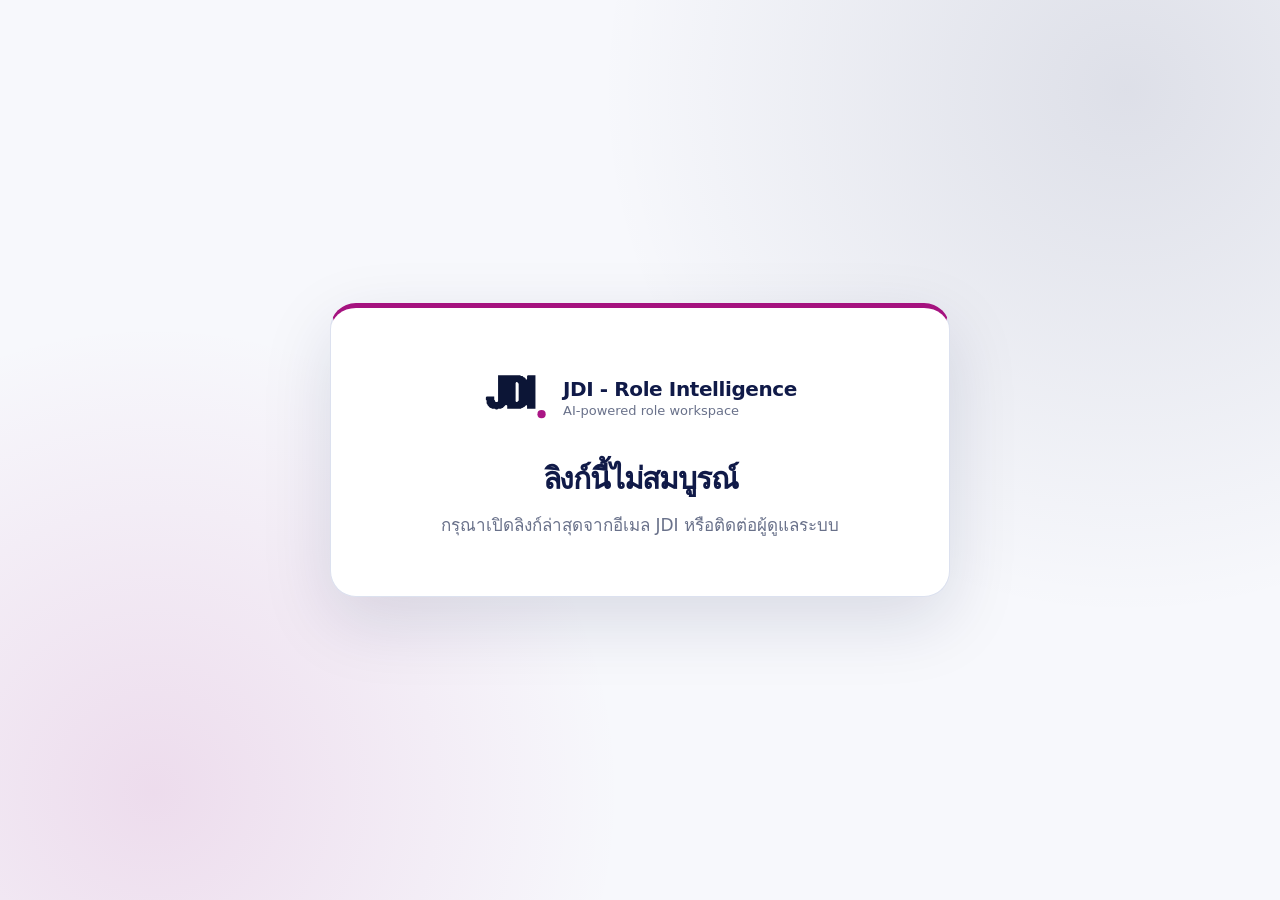
<file: launch.html>
<!doctype html>
<html lang="th">
<head>
  <meta charset="utf-8">
  <meta name="viewport" content="width=device-width, initial-scale=1">
  <meta name="mobile-web-app-capable" content="yes">
  <meta name="apple-mobile-web-app-capable" content="yes">
  <meta name="apple-mobile-web-app-title" content="JDI">
  <meta name="apple-mobile-web-app-status-bar-style" content="default">
  <meta name="robots" content="noindex,nofollow,noarchive">
  <meta name="referrer" content="no-referrer">
  <meta name="theme-color" content="#101A48">
  <meta http-equiv="Content-Security-Policy" content="default-src 'none'; img-src 'self'; manifest-src 'self'; style-src 'unsafe-inline'; script-src 'unsafe-inline'; base-uri 'none'; form-action 'none'; frame-ancestors 'none'">
  <title>กำลังเปิดพื้นที่ทำงาน... | JDI - Role Intelligence</title>
  <link rel="icon" href="favicon.svg?v=5.0" type="image/svg+xml">
  <link rel="icon" href="favicon-32x32.png?v=5.0" type="image/png" sizes="32x32">
  <link rel="apple-touch-icon" href="apple-touch-icon.png?v=5.0" sizes="180x180">
  <link rel="manifest" href="site.webmanifest?v=5.0">
  <style>
    :root {
      color-scheme: light;
      --navy: #101a48;
      --pink: #a5127f;
      --paper: #fff;
      --muted: #69718a;
      --line: #dce1ef;
    }
    * { box-sizing: border-box; }
    body {
      margin: 0;
      min-height: 100vh;
      display: grid;
      place-items: center;
      padding: 24px;
      color: var(--navy);
      background:
        radial-gradient(circle at 12% 88%, rgba(165, 18, 127, .12), transparent 34%),
        radial-gradient(circle at 88% 10%, rgba(16, 26, 72, .11), transparent 38%),
        #f7f8fc;
      font-family: "IBM Plex Sans Thai", "Noto Sans Thai", system-ui, sans-serif;
    }
    main {
      width: min(620px, 100%);
      padding: clamp(32px, 6vw, 56px);
      border: 1px solid var(--line);
      border-top: 5px solid var(--pink);
      border-radius: 26px;
      background: var(--paper);
      box-shadow: 0 24px 70px rgba(16, 26, 72, .13);
      text-align: center;
    }
    .brand {
      display: inline-flex;
      align-items: center;
      gap: 14px;
      margin-bottom: 32px;
      text-align: left;
    }
    .brand img { width: 66px; height: 66px; }
    .brand strong { display: block; font-size: 20px; letter-spacing: -.02em; }
    .brand span { display: block; margin-top: 2px; color: var(--muted); font-size: 13px; }
    .loader {
      width: 52px;
      height: 52px;
      margin: 0 auto 24px;
      border: 5px solid #e8eaf3;
      border-top-color: var(--pink);
      border-radius: 50%;
      animation: spin .8s linear infinite;
    }
    h1 { margin: 0; font-size: clamp(30px, 6vw, 44px); line-height: 1.15; letter-spacing: -.04em; }
    p { margin: 14px auto 0; max-width: 440px; color: var(--muted); font-size: 17px; line-height: 1.7; }
    a {
      display: inline-flex;
      justify-content: center;
      margin-top: 28px;
      padding: 14px 22px;
      border-radius: 12px;
      color: #fff;
      background: var(--pink);
      font-weight: 700;
      text-decoration: none;
    }
    [hidden] { display: none !important; }
    .error .loader { display: none; }
    .error h1 { font-size: 30px; }
    @keyframes spin { to { transform: rotate(360deg); } }
    @media (prefers-reduced-motion: reduce) { .loader { animation-duration: 1.8s; } }
  </style>
</head>
<body>
  <main id="launcher">
    <div class="brand">
      <img src="favicon.svg?v=4.2" alt="JDI">
      <div><strong>JDI - Role Intelligence</strong><span>AI-powered role workspace</span></div>
    </div>
    <div class="loader" aria-hidden="true"></div>
    <h1 id="title">กำลังเปิดพื้นที่ทำงาน...</h1>
    <p id="message">ระบบกำลังพาคุณไปยังพื้นที่ทำงานที่ปลอดภัย กรุณารอสักครู่</p>
    <a id="fallback" href="#" hidden>เปิดพื้นที่ทำงาน</a>
  </main>
  <script>
    (function () {
      'use strict';

      var params = new URLSearchParams(window.location.search);
      var deploymentId = String(params.get('d') || '').trim();
      var mode = String(params.get('mode') || '').trim();
      var email = String(params.get('email') || '').trim();
      var validDeployment = /^[A-Za-z0-9_-]{20,200}$/.test(deploymentId);
      var validMode = !mode || /^(setup|login)$/.test(mode);
      var validEmail = !email || /^[^\s@]+@[^\s@]+\.[^\s@]+$/.test(email);

      if (!validDeployment || !validMode || !validEmail) {
        showError();
        return;
      }

      var target = new URL('https://script.google.com/macros/s/' + deploymentId + '/exec');
      if (mode) target.searchParams.set('mode', mode);
      if (email) target.searchParams.set('email', email);

      var fallback = document.getElementById('fallback');
      fallback.href = target.toString();
      fallback.hidden = false;

      window.setTimeout(function () {
        window.location.replace(target.toString());
      }, 180);

      function showError() {
        var launcher = document.getElementById('launcher');
        launcher.classList.add('error');
        document.getElementById('title').textContent = 'ลิงก์นี้ไม่สมบูรณ์';
        document.getElementById('message').textContent = 'กรุณาเปิดลิงก์ล่าสุดจากอีเมล JDI หรือติดต่อผู้ดูแลระบบ';
        document.getElementById('fallback').hidden = true;
      }
    }());
  </script>
</body>
</html>
</file>
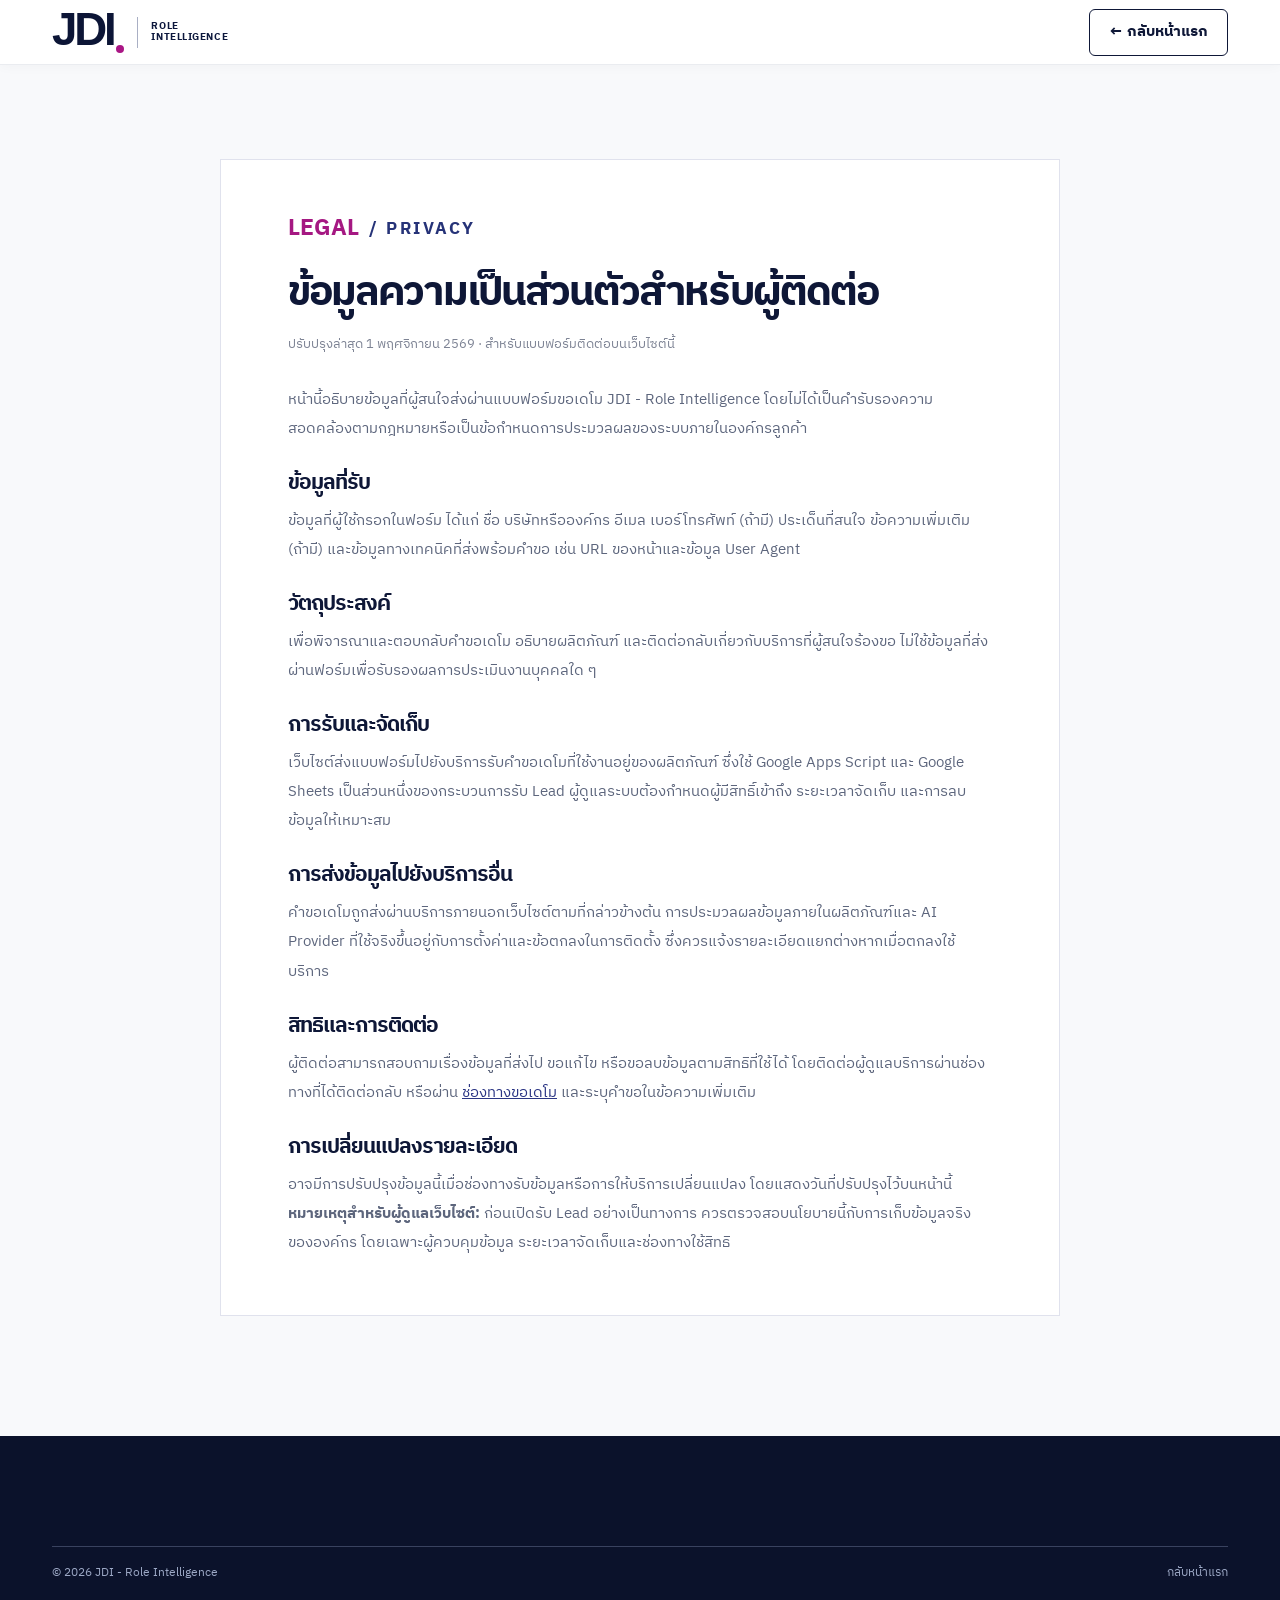
<file: privacy.html>
<!doctype html>
<html lang="th">
<head>
  <meta charset="utf-8">
  <meta name="viewport" content="width=device-width, initial-scale=1">
  <meta name="mobile-web-app-capable" content="yes">
  <meta name="apple-mobile-web-app-capable" content="yes">
  <meta name="apple-mobile-web-app-title" content="JDI">
  <meta name="apple-mobile-web-app-status-bar-style" content="default">
  <meta name="theme-color" content="#071A52">
  <meta name="description" content="ข้อมูลความเป็นส่วนตัวสำหรับผู้ติดต่อ JDI - Role Intelligence">
  <title>ข้อมูลความเป็นส่วนตัวสำหรับผู้ติดต่อ | JDI - Role Intelligence</title>
  <link rel="icon" type="image/svg+xml" href="favicon.svg?v=5.0">
  <link rel="icon" type="image/png" href="favicon-32x32.png?v=5.0" sizes="32x32">
  <link rel="apple-touch-icon" href="apple-touch-icon.png?v=5.0" sizes="180x180">
  <link rel="manifest" href="site.webmanifest?v=5.0">
  <link rel="preconnect" href="https://fonts.googleapis.com">
  <link rel="preconnect" href="https://fonts.gstatic.com" crossorigin>
  <link href="https://fonts.googleapis.com/css2?family=IBM+Plex+Sans+Thai:wght@400;500;600;700&display=swap" rel="stylesheet">
  <link rel="stylesheet" href="styles.css?v=4.2">
  <script defer src="script.js"></script>
</head>
<body>
  <header class="site-header"><div class="container header-inner"><a href="index.html" class="brand"><span class="brand-name">JDI<span class="brand-dot">.</span></span><span class="brand-divider"></span><span class="brand-tag">ROLE<br>INTELLIGENCE</span></a><a class="btn btn-outline-ink" href="index.html">← กลับหน้าแรก</a></div></header>
  <main class="legal-page"><div class="container"><article class="legal-content">
    <div class="section-id"><span>LEGAL</span> / PRIVACY</div>
    <h1>ข้อมูลความเป็นส่วนตัวสำหรับผู้ติดต่อ</h1>
    <p class="updated">ปรับปรุงล่าสุด 1 พฤศจิกายน 2569 · สำหรับแบบฟอร์มติดต่อบนเว็บไซต์นี้</p>
    <p>หน้านี้อธิบายข้อมูลที่ผู้สนใจส่งผ่านแบบฟอร์มขอเดโม JDI - Role Intelligence โดยไม่ได้เป็นคำรับรองความสอดคล้องตามกฎหมายหรือเป็นข้อกำหนดการประมวลผลของระบบภายในองค์กรลูกค้า</p>
    <h2>ข้อมูลที่รับ</h2><p>ข้อมูลที่ผู้ใช้กรอกในฟอร์ม ได้แก่ ชื่อ บริษัทหรือองค์กร อีเมล เบอร์โทรศัพท์ (ถ้ามี) ประเด็นที่สนใจ ข้อความเพิ่มเติม (ถ้ามี) และข้อมูลทางเทคนิคที่ส่งพร้อมคำขอ เช่น URL ของหน้าและข้อมูล User Agent</p>
    <h2>วัตถุประสงค์</h2><p>เพื่อพิจารณาและตอบกลับคำขอเดโม อธิบายผลิตภัณฑ์ และติดต่อกลับเกี่ยวกับบริการที่ผู้สนใจร้องขอ ไม่ใช้ข้อมูลที่ส่งผ่านฟอร์มเพื่อรับรองผลการประเมินงานบุคคลใด ๆ</p>
    <h2>การรับและจัดเก็บ</h2><p>เว็บไซต์ส่งแบบฟอร์มไปยังบริการรับคำขอเดโมที่ใช้งานอยู่ของผลิตภัณฑ์ ซึ่งใช้ Google Apps Script และ Google Sheets เป็นส่วนหนึ่งของกระบวนการรับ Lead ผู้ดูแลระบบต้องกำหนดผู้มีสิทธิ์เข้าถึง ระยะเวลาจัดเก็บ และการลบข้อมูลให้เหมาะสม</p>
    <h2>การส่งข้อมูลไปยังบริการอื่น</h2><p>คำขอเดโมถูกส่งผ่านบริการภายนอกเว็บไซต์ตามที่กล่าวข้างต้น การประมวลผลข้อมูลภายในผลิตภัณฑ์และ AI Provider ที่ใช้จริงขึ้นอยู่กับการตั้งค่าและข้อตกลงในการติดตั้ง ซึ่งควรแจ้งรายละเอียดแยกต่างหากเมื่อตกลงใช้บริการ</p>
    <h2>สิทธิและการติดต่อ</h2><p>ผู้ติดต่อสามารถสอบถามเรื่องข้อมูลที่ส่งไป ขอแก้ไข หรือขอลบข้อมูลตามสิทธิที่ใช้ได้ โดยติดต่อผู้ดูแลบริการผ่านช่องทางที่ได้ติดต่อกลับ หรือผ่าน <a href="index.html#contact">ช่องทางขอเดโม</a> และระบุคำขอในข้อความเพิ่มเติม</p>
    <h2>การเปลี่ยนแปลงรายละเอียด</h2><p>อาจมีการปรับปรุงข้อมูลนี้เมื่อช่องทางรับข้อมูลหรือการให้บริการเปลี่ยนแปลง โดยแสดงวันที่ปรับปรุงไว้บนหน้านี้</p>
    <p><strong>หมายเหตุสำหรับผู้ดูแลเว็บไซต์:</strong> ก่อนเปิดรับ Lead อย่างเป็นทางการ ควรตรวจสอบนโยบายนี้กับการเก็บข้อมูลจริงขององค์กร โดยเฉพาะผู้ควบคุมข้อมูล ระยะเวลาจัดเก็บและช่องทางใช้สิทธิ</p>
  </article></div></main>
  <footer class="site-footer"><div class="container footer-bottom"><span>© <span id="currentYear">2026</span> JDI - Role Intelligence</span><a href="index.html">กลับหน้าแรก</a></div></footer>
</body>
</html>
</file>
<file: styles.css>
:root{--navy:#111c43;--indigo:#303c92;--indigo-dark:#202c7d;--blue:#2448aa;--ink:#101831;--muted:#61677a;--paper:#f5f5f1;--white:#fff;--pink:#ff4c96;--gold:#ffc72c;--line:#dce0e9;--max:1320px}
*,*::before,*::after{box-sizing:border-box}
html{scroll-behavior:smooth;scroll-padding-top:88px}
body{margin:0;background:var(--paper);color:var(--ink);font:400 16px/1.8 'IBM Plex Sans Thai','Noto Sans Thai',system-ui,sans-serif;overflow-x:hidden}
button,input,select,textarea{font:inherit}a{color:inherit;text-decoration:none}button{cursor:pointer}button:disabled{cursor:not-allowed}img{display:block;max-width:100%}h1,h2,h3,p{margin:0}h1,h2,h3{line-height:1.24;letter-spacing:-.047em}p{line-height:1.9}::selection{background:var(--pink);color:#fff}[hidden]{display:none!important}
a:focus-visible,button:focus-visible,input:focus-visible,textarea:focus-visible,select:focus-visible,summary:focus-visible{outline:3px solid var(--pink);outline-offset:4px}
.container{width:min(var(--max),calc(100% - 104px));margin-inline:auto}.container-fluid{width:min(1480px,calc(100% - 80px));margin-inline:auto}.section{padding:118px 0}.section-id{display:flex;align-items:center;gap:10px;font-family:'Barlow Condensed','IBM Plex Sans Thai',sans-serif;font-weight:800;font-size:1.05rem;line-height:1;letter-spacing:.15em;color:var(--indigo);margin-bottom:27px;text-transform:uppercase}.section-id>span{color:var(--pink);font-size:1.42rem;letter-spacing:0}.section-id-light{color:#d7daf0}.section-id-light>span{color:var(--pink)}em{font-style:normal;color:var(--pink)}.skip-link{position:fixed;left:16px;top:-80px;background:#fff;padding:12px 20px;z-index:300}.skip-link:focus{top:8px}
.btn{border:1px solid transparent;min-height:47px;padding:12px 19px;display:inline-flex;align-items:center;justify-content:center;gap:26px;font-size:.91rem;font-weight:700;line-height:1.3;border-radius:2px;transition:transform .23s,background .23s,color .23s,box-shadow .23s;white-space:normal;text-align:center}.btn>span{font-size:1.2rem}.btn:hover{transform:translateY(-3px)}.btn-pink{background:var(--pink);color:#fff}.btn-pink:hover{background:#ed2778;box-shadow:6px 7px 0 rgba(17,28,67,.18)}.btn-large{min-height:55px;padding:13px 25px}.btn-ghost-light{border-color:rgba(255,255,255,.52);color:#fff;background:transparent}.btn-ghost-light:hover{background:rgba(255,255,255,.1)}.btn-outline-ink{border:1px solid var(--ink);background:transparent;color:var(--ink)}.btn-outline-ink:hover{background:var(--ink);color:#fff}
/* Navigation & exact wordmark: a single, unbreakable JDI span (no duplicated DI). */
.scroll-meter{height:3px;width:0;position:fixed;top:0;left:0;background:var(--pink);z-index:120;pointer-events:none;transform-origin:left}
.site-header{height:82px;position:sticky;top:0;z-index:110;background:#fff;border-bottom:1px solid #eaecf0;transition:height .25s,box-shadow .25s}.site-header.is-scrolled{box-shadow:0 8px 23px rgba(18,30,62,.08)}.header-inner{height:100%;display:flex;align-items:center;justify-content:space-between;gap:22px}
.brand{display:inline-flex;align-items:center;gap:15px;flex:0 0 auto;white-space:nowrap;color:var(--navy);line-height:1}.brand-name{display:inline-block;font-family:'Barlow Condensed','Arial Narrow',Impact,sans-serif;font-size:3rem;font-weight:900;letter-spacing:-.065em;line-height:.8;white-space:nowrap}.brand-dot{color:var(--pink);letter-spacing:0}.brand-divider{height:34px;width:1px;background:#a4adbf}.brand-tag{font-size:.65rem;letter-spacing:.10em;font-weight:700;line-height:1.18}.site-nav{display:flex;align-items:center;gap:27px}.site-nav>a{font-size:.85rem;font-weight:600;position:relative;white-space:nowrap}.site-nav>a:after{content:'';position:absolute;left:0;right:100%;bottom:-6px;height:2px;background:var(--pink);transition:right .25s}.site-nav>a:hover::after{right:0}.nav-action{font-size:.86rem;margin-left:7px}.menu-toggle{display:none;width:44px;height:44px;background:#fff;border:1px solid var(--line);padding:11px;flex-direction:column;justify-content:center;gap:5px}.menu-toggle span{display:block;height:2px;width:100%;background:var(--navy)}
/* Hero: split editorial photography, not a fake dashboard */
.hero{background:var(--indigo);color:#fff;overflow:hidden}.hero-grid{min-height:715px;display:grid;grid-template-columns:51% 49%;max-width:1750px;margin-inline:auto}.hero-copy{padding:66px clamp(28px,4.1vw,90px) 38px max(52px,calc((100vw - 1320px)/2));display:flex;flex-direction:column;justify-content:center;position:relative;z-index:2}.hero-copy:after{position:absolute;content:'';inset:0;background:repeating-linear-gradient(90deg,transparent 0,transparent calc(33.333% - 1px),rgba(255,255,255,.065) calc(33.333% - 1px),rgba(255,255,255,.065) 33.333%);pointer-events:none;z-index:-1}.hero-stamp{font-family:'Barlow Condensed',sans-serif;font-weight:700;font-size:.88rem;letter-spacing:.21em;display:flex;align-items:center;gap:13px;color:#cfd7ff}.stamp-line{height:2px;width:32px;background:var(--gold)}.stamp-issue{margin-left:auto;opacity:.7;font-size:.75rem}.hero-sup{font-family:'Barlow Condensed',Impact,sans-serif;font-weight:800;letter-spacing:.07em;line-height:.95;font-size:clamp(2.6rem,3.75vw,4.25rem);margin:37px 0 22px;color:#f7f8ff}.hero h1{font-size:clamp(3rem,4.5vw,5.0rem);font-weight:700;line-height:1.15;letter-spacing:-.052em;max-width:750px}.hero h1 span{color:var(--gold)}.hero-lead{margin-top:24px;font-size:1.04rem;line-height:1.83;max-width:590px}.hero-lead strong{font-weight:700;color:#fff}.hero-sub{margin-top:12px;color:#d9dff5;font-size:.9rem;line-height:1.85;max-width:570px}.hero-actions{display:flex;gap:12px;flex-wrap:wrap;margin:31px 0 30px}.hero-bottom{border-top:1px solid rgba(255,255,255,.24);padding-top:18px;display:flex;flex-wrap:wrap;align-items:center;gap:11px;color:#e0e6ff;font-family:'Barlow Condensed',sans-serif;font-weight:700;font-size:.85rem;letter-spacing:.08em}.hero-bottom i{display:block;width:3px;height:3px;border-radius:50%;background:var(--gold)}
.hero-art{position:relative;min-height:715px;background:#171c2c;overflow:hidden}.hero-photo{width:100%;height:100%;position:absolute;inset:0;object-fit:cover;object-position:52% center;filter:grayscale(100%) contrast(1.08);animation:photoZoom 18s ease-in-out infinite alternate}.hero-photo-shade{position:absolute;inset:0;background:linear-gradient(90deg,rgba(23,24,62,.3),transparent 42%),linear-gradient(0deg,rgba(11,16,44,.84),transparent 58%)}.hero-art-caption{position:absolute;right:clamp(24px,3vw,68px);bottom:46px;display:flex;align-items:flex-start;gap:14px;line-height:.86;text-align:right;font-family:'Barlow Condensed',Impact,sans-serif;font-size:clamp(3.5rem,6.5vw,7rem);font-weight:900;letter-spacing:-.02em;text-shadow:0 2px 10px rgba(0,0,0,.2)}.art-caption-number{font-size:1.15rem;letter-spacing:.06em;color:var(--pink);margin-top:7px}.caption-dot{color:var(--pink)}.hero-right-rail{position:absolute;right:14px;top:36px;writing-mode:vertical-rl;letter-spacing:.2em;font-family:'Barlow Condensed',sans-serif;font-size:.7rem;font-weight:800;color:#fff;opacity:.9}.hero-photo-credit{position:absolute;left:22px;bottom:15px;color:#d4d8e7;font-size:.65rem}.hero-edge{height:46px;background:#101a42;display:flex;align-items:center;justify-content:space-between;padding:0 max(30px,calc((100vw - 1320px)/2));font-size:.7rem;letter-spacing:.16em;font-family:'Barlow Condensed',sans-serif;font-weight:700;color:#cfd6f3}@keyframes photoZoom{from{transform:scale(1.01)}to{transform:scale(1.08)}}
.marquee{background:var(--pink);color:#fff;overflow:hidden;height:53px;display:flex;align-items:center}.marquee-track{display:flex;gap:26px;align-items:center;width:max-content;animation:marquee 31s linear infinite;white-space:nowrap;font-family:'Barlow Condensed',Impact,sans-serif;font-size:1.42rem;font-weight:800;letter-spacing:.1em}.marquee-track b{font-size:1.05rem;color:var(--navy)}@keyframes marquee{to{transform:translateX(-50%)}}
/* Editorial pain story */
.pain-section{background:var(--paper)}.pain-layout{display:grid;grid-template-columns:.83fr 1.17fr;gap:8vw}.pain-intro{position:sticky;top:132px;align-self:start}.pain-intro h2,.workflow-head h2,.product-header h2,.audience-head h2,.faq-layout h2{font-size:clamp(2.65rem,4vw,4.45rem);font-weight:700;line-height:1.21}.pain-intro p{font-size:1.02rem;color:#5d6275;margin-top:22px;max-width:505px}.pain-side-note{margin-top:60px;display:flex;gap:19px;align-items:start;border-top:1px solid #bfc5d2;padding-top:23px;color:#68718c;font-size:.87rem;line-height:1.6}.note-arrow{font-family:'Barlow Condensed',sans-serif;color:var(--pink);font-size:2.2rem;line-height:.9}.pain-list{border-top:1px solid #ccd0db}.pain-row{padding:31px 0;display:grid;grid-template-columns:63px 1fr 28px;gap:17px;align-items:start;border-bottom:1px solid #ccd0db}.pain-row h3{font-size:clamp(1.25rem,2vw,1.9rem);font-weight:700;margin-bottom:8px}.pain-row p{font-size:.91rem;color:var(--muted);line-height:1.8;max-width:580px}.pain-num{font-family:'Barlow Condensed',sans-serif;font-weight:800;color:var(--pink);font-size:1.4rem;line-height:1.25}.pain-arrow{font-size:1.6rem;color:#adb7c6;transition:transform .25s,color .25s}.pain-row:hover .pain-arrow{transform:translate(3px,3px);color:var(--pink)}.pain-row-highlight{background:#fff1f7;padding:27px 17px 28px 0;border-bottom:0}.pain-row-highlight h3{color:#d52b6e}
/* Human scene and performance logic */
.impact-section{display:grid;grid-template-columns:50% 50%;min-height:660px;background:#283685;color:#fff}.impact-image{background:#e9eaf0;position:relative;min-height:660px;display:flex;align-items:center;justify-content:center;overflow:hidden}.impact-image:before{content:'';position:absolute;width:70%;height:77%;border:33px solid #27368b;transform:rotate(-9deg);left:5%;top:8%;z-index:0}.impact-image:after{content:'';position:absolute;right:-30px;bottom:60px;width:250px;height:28px;background:var(--pink);transform:rotate(-16deg)}.impact-image img{width:82%;height:55%;object-fit:cover;object-position:center;filter:grayscale(100%) contrast(1.1);position:relative;z-index:1;box-shadow:18px 20px 0 rgba(37,52,122,.15)}.impact-photo-label{position:absolute;z-index:2;right:7%;top:32px;font-family:'Barlow Condensed',sans-serif;color:#273688;font-size:2rem;font-weight:900;letter-spacing:.02em;line-height:.9;text-align:right}.impact-copy{padding:82px 7vw 74px 6vw;display:flex;flex-direction:column;justify-content:center}.impact-copy h2{font-size:clamp(2.5rem,3.55vw,4.3rem);line-height:1.22}.impact-copy h2 em{color:var(--gold)}.impact-copy>p{max-width:635px;margin-top:24px;color:#e3e7fb;font-size:1rem}.impact-chain{display:flex;align-items:center;gap:10px;flex-wrap:wrap;margin-top:29px;border-top:1px solid rgba(255,255,255,.27);padding-top:20px}.impact-chain span{font-family:'Barlow Condensed',sans-serif;font-weight:800;font-size:1.45rem;letter-spacing:.04em}.impact-chain b{color:var(--pink);font-size:1.2rem}.impact-copy>small{margin-top:14px;color:#c4cef1;font-size:.72rem;line-height:1.7}
/* Digital JD data as an asset, with an intentionally conceptual diagram */
.database-section{background:#fff}.database-top{display:grid;grid-template-columns:1.1fr .7fr;gap:70px;align-items:end;margin-bottom:47px}.database-top h2{font-size:clamp(2.6rem,4.3vw,4.7rem);line-height:1.17}.db-description p{font-size:1rem;color:#525c73;line-height:1.9}.db-description strong{color:var(--navy)}.inline-link{display:inline-flex;align-items:center;gap:40px;border-bottom:1px solid var(--indigo);color:var(--indigo);padding-bottom:8px;margin-top:18px;font-weight:700;font-size:.9rem}.db-compare{display:grid;grid-template-columns:1fr 52px 1fr;align-items:stretch}.compare-side{min-width:0;min-height:510px;padding:28px 32px 25px;display:flex;flex-direction:column}.compare-before{background:#eeeef1;border:1px solid #e1e1e5}.compare-after{background:var(--indigo);color:#fff;border:1px solid var(--indigo)}.compare-top{display:flex;align-items:center;justify-content:space-between;gap:15px;font-family:'Barlow Condensed',sans-serif;font-size:.94rem;font-weight:800;letter-spacing:.1em}.compare-top span{font-size:1.16rem}.compare-before .compare-top span{color:#737a8b}.compare-after .compare-top span{color:var(--gold)}.compare-top b{font-weight:600;font-size:.81rem}.compare-side h3{font-size:1.7rem;margin:18px 0 14px}.compare-side>p{margin-top:auto;font-size:.86rem;line-height:1.7}.compare-before>p{color:#707589}.compare-after>p{color:#d7e0fc}.compare-chevron{align-self:center;text-align:center;color:var(--pink);font-size:2.5rem;font-family:'Barlow Condensed',sans-serif;font-weight:800}.document-stack{position:relative;height:260px;max-width:440px;flex:1}.doc{position:absolute;background:#fff;border:1px solid #c5c9d6;box-shadow:0 11px 30px rgba(32,36,66,.1);padding:14px 16px;width:60%;height:190px;display:flex;flex-direction:column;gap:11px}.doc b{font-family:'Barlow Condensed',sans-serif;font-size:1.2rem;color:#333b5e}.doc small{font-size:.58rem;color:#9aa1b3}.doc i{display:block;width:90%;height:5px;background:#e5e7ed}.doc i:last-child{width:58%}.doc-a{left:11%;top:20px;transform:rotate(-9deg)}.doc-b{left:28%;top:35px;transform:rotate(7deg)}.doc-c{left:20%;top:59px;transform:rotate(0)}.data-table{border:1px solid rgba(255,255,255,.45);background:#fff;color:var(--navy);margin:19px auto 25px;width:min(100%,490px);box-shadow:11px 12px 0 rgba(8,13,67,.2);overflow:hidden}.table-head{display:flex;justify-content:space-between;gap:9px;align-items:center;background:#182b73;color:#fff;padding:13px 14px;font-family:'Barlow Condensed',sans-serif;font-size:.83rem;font-weight:800;letter-spacing:.08em}.table-head span:last-child{color:#c5f2dc;font-size:.72rem}.table-row{display:grid;grid-template-columns:70px 1fr 50px;gap:7px;padding:15px 14px;border-bottom:1px solid #dce5f6;align-items:center;font-size:.82rem;line-height:1.35}.table-row b{font-family:'Barlow Condensed',sans-serif;letter-spacing:.04em;color:#3c58a3}.table-row small{background:#e4f3ec;color:#137950;padding:4px;text-align:center;font-weight:700;font-size:.68rem}.table-foot{font-family:'Barlow Condensed',sans-serif;font-size:.75rem;font-weight:700;letter-spacing:.14em;color:#4a61a2;background:#f3f5fc;padding:12px}.downstream-wrap{margin-top:42px;border-top:1px solid #d8dce7;padding-top:27px}.downstream-title{font-weight:700;font-size:1.13rem;display:flex;align-items:center;gap:19px}.downstream-title span{color:var(--pink);font-size:1.5rem}.downstream-items{display:flex;gap:9px;flex-wrap:wrap;margin-top:15px}.downstream-items span{padding:7px 13px;border:1px solid #c8d0e1;font-family:'Barlow Condensed','IBM Plex Sans Thai',sans-serif;font-size:.92rem;font-weight:700;letter-spacing:.02em}.downstream-wrap>p{font-size:.75rem;color:#7c8291;margin-top:12px}
/* 7-step controllable workflow */
.workflow-section{background:var(--paper)}.workflow-head,.product-header{display:grid;grid-template-columns:1.2fr .62fr;gap:64px;align-items:end;margin-bottom:35px}.workflow-head>p,.product-header>p{color:#646c7e;font-size:.95rem;max-width:420px}.workflow-console{background:#fff;border:1px solid #d7dce8}.workflow-tabs{display:grid;grid-template-columns:repeat(7,minmax(0,1fr));border-bottom:1px solid #d9dfea}.workflow-tab{min-width:0;border:0;border-right:1px solid #e1e4ed;border-bottom:4px solid transparent;padding:16px 6px 15px;display:flex;flex-direction:column;align-items:center;gap:6px;background:#fff;font-family:'Barlow Condensed',sans-serif;font-weight:800;letter-spacing:.015em;font-size:1.02rem;color:#757e93;transition:color .22s,background .22s,border .22s}.workflow-tab:last-child{border-right:0}.workflow-tab>span{font-size:.78rem;color:#abb3c2}.workflow-tab.is-active{color:var(--navy);background:#fff8fb;border-bottom-color:var(--pink)}.workflow-tab.is-active span{color:var(--pink)}.workflow-tab:hover:not(.is-active){color:#293a95;background:#f6f7fa}.workflow-panel{display:grid;grid-template-columns:1fr .82fr;min-height:345px}.workflow-detail{padding:42px 48px;display:flex;flex-direction:column;align-items:start}.wf-overline{color:var(--pink);font-size:.86rem;letter-spacing:.12em;font-family:'Barlow Condensed',sans-serif;font-weight:800}.workflow-detail h3{font-size:clamp(1.55rem,2.1vw,2.22rem);margin-top:18px}.workflow-detail p{font-size:.94rem;color:#5d657a;margin-top:13px;max-width:590px}.wf-owner{display:flex;gap:12px;align-items:center;margin-top:auto;padding-top:22px;font-size:.8rem}.wf-owner span{font-family:'Barlow Condensed',sans-serif;letter-spacing:.1em;color:#929bab;font-weight:800}.wf-owner strong{border-bottom:2px solid var(--pink);padding-bottom:2px}.wf-controls{display:flex;gap:9px;margin-top:21px}.wf-controls button{width:41px;height:39px;border:1px solid #bfc8dc;background:#fff;font-size:1.15rem;transition:background .2s,color .2s}.wf-controls button:hover:not(:disabled){background:var(--indigo);color:#fff}.wf-controls button:disabled{opacity:.36}.workflow-art{background:var(--indigo);min-height:345px;position:relative;color:#fff;padding:26px 32px;overflow:hidden;display:flex;flex-direction:column;justify-content:space-between}.workflow-art:before{content:'';position:absolute;inset:0;background:repeating-linear-gradient(90deg,transparent 0,transparent calc(33.333% - 1px),rgba(255,255,255,.11) calc(33.333% - 1px),rgba(255,255,255,.11) 33.333%);pointer-events:none}.wf-art-top,.wf-art-bottom{display:flex;justify-content:space-between;gap:15px;font-family:'Barlow Condensed',sans-serif;font-size:.85rem;letter-spacing:.13em;font-weight:700;position:relative;z-index:1}.workflow-art>strong{font-family:'Barlow Condensed',Impact,sans-serif;font-size:clamp(10rem,20vw,18rem);font-weight:900;line-height:.8;letter-spacing:-.07em;position:absolute;left:50%;top:50%;transform:translate(-50%,-50%);color:rgba(255,255,255,.95);font-variant-numeric:tabular-nums;transition:opacity .2s}.wf-art-bottom{align-items:center}.wf-art-bottom>span{font-size:1.15rem;color:var(--gold)}.wf-progress-track{height:4px;width:38%;background:rgba(255,255,255,.31)}.wf-progress-track i{display:block;background:var(--pink);width:14.28%;height:100%;transition:width .28s}.workflow-note{text-align:right;font-size:.78rem;color:#7d8597;margin-top:12px}
/* Real product photo */
.product-section{background:#fff}.product-layout{display:grid;grid-template-columns:1.13fr .87fr;border-top:1px solid #d5d9e2;border-bottom:1px solid #d5d9e2}.product-visual{min-width:0;background:#eff2f8;display:flex;flex-direction:column}.product-photo-header{font-family:'Barlow Condensed',sans-serif;font-size:.84rem;letter-spacing:.12em;font-weight:700;display:flex;justify-content:space-between;gap:12px;padding:13px 16px;background:#253b89;color:#fff}.product-photo-header span:last-child{color:#c2d5ff}.product-screenshot{flex:1;min-height:395px;display:grid;place-items:center;overflow:hidden;position:relative}.product-screenshot img{position:absolute;inset:0;width:100%;height:100%;max-height:480px;object-fit:contain;background:#fff;opacity:0;transition:transform .35s,opacity .3s}.product-screenshot img.is-loaded{opacity:1}.product-screenshot img:hover{transform:scale(1.028)}.product-image-fallback{width:100%;min-height:395px;padding:37px 32px;background:#e4e9f4;color:var(--navy);display:flex;flex-direction:column;justify-content:center;gap:23px}.fallback-eyebrow,.fallback-footer{font-family:'Barlow Condensed',sans-serif;font-size:1rem;font-weight:800;letter-spacing:.12em}.fallback-flow{display:flex;flex-wrap:wrap;align-items:center;gap:9px;font-weight:700;font-size:.82rem}.fallback-flow span{background:#fff;border:1px solid #c9d3e8;padding:8px 11px}.fallback-flow b{color:var(--pink)}.fallback-document{background:#fff;border-left:6px solid var(--pink);padding:19px 22px;display:flex;align-items:center;gap:22px;box-shadow:9px 10px 0 rgba(44,59,128,.12)}.fallback-document>strong{font-family:'Barlow Condensed',sans-serif;font-size:4.5rem;line-height:1;color:var(--indigo)}.fallback-document>div{display:flex;flex-direction:column}.fallback-document>div b{font-size:.96rem}.fallback-document>div small{font-size:.72rem;color:#6580a5}.fallback-document>span{color:#159c68;font-size:1.7rem;margin-left:auto}.fallback-footer{color:#5f6f92}.product-info{padding:0 0 33px 38px;display:flex;flex-direction:column;min-width:0}.product-tabs{display:flex;border-bottom:1px solid #d7dce7}.product-tab{background:transparent;border:0;border-bottom:3px solid transparent;padding:17px 10px 13px;font-family:'Barlow Condensed',sans-serif;font-size:1.15rem;font-weight:800;color:#8791a5;min-width:0;white-space:normal;line-height:1.12}.product-tab span{display:block;font-family:'IBM Plex Sans Thai',sans-serif;font-size:.65rem;margin-top:6px;line-height:1.4}.product-tab.is-active{border-bottom-color:var(--pink);color:var(--navy)}.product-tab:hover{color:var(--pink)}.product-copy{padding:34px 15px 5px 0}.product-label{font-family:'Barlow Condensed',sans-serif;font-size:.95rem;font-weight:700;letter-spacing:.14em;color:var(--pink)}.product-copy h3{font-size:clamp(1.65rem,2.25vw,2.28rem);margin:18px 0 14px}.product-copy p{font-size:.95rem;color:var(--muted);margin-bottom:20px}.product-proof{border-top:1px solid #d4daea;padding:13px 0;margin-bottom:22px;display:flex;gap:12px;font-weight:600;font-size:.88rem}.product-proof>span:first-child{color:var(--pink);font-size:1.4rem;line-height:1}.product-caption{color:#797f92;font-size:.76rem;display:block;margin-top:10px;text-align:right}
/* Audience: typographic not rounded-card template */
.audience-section{background:var(--paper)}.audience-head{margin-bottom:37px}.audience-grid{display:grid;grid-template-columns:repeat(3,minmax(0,1fr));border-top:1px solid #cdd2dd;border-bottom:1px solid #cdd2dd}.audience-card{position:relative;padding:30px 28px 72px 0;min-height:315px;border-right:1px solid #cdd2dd}.audience-card:not(:first-child){padding-left:28px}.audience-card:last-child{border-right:0}.audience-num{font-family:'Barlow Condensed',sans-serif;font-weight:800;color:#e23680;letter-spacing:.1em;font-size:1rem}.audience-card h3{font-size:1.45rem;max-width:330px;margin:30px 0 13px}.audience-card p{color:#616b7a;font-size:.9rem;max-width:360px}.audience-arrow{position:absolute;bottom:20px;right:30px;font-family:'Barlow Condensed',sans-serif;font-size:2rem;color:var(--pink);transition:transform .2s}.audience-card:hover .audience-arrow{transform:translate(5px,-5px)}
/* Governance inverted typography */
.governance-section{background:#101a3e;color:#fff;padding:94px 0 102px;overflow:hidden}.gov-layout{display:grid;grid-template-columns:1.1fr .8fr;gap:9vw;align-items:end}.gov-en{font-family:'Barlow Condensed',Impact,sans-serif;font-weight:900;font-size:clamp(4.3rem,8.4vw,10rem);letter-spacing:-.04em;line-height:.79;white-space:nowrap;margin-bottom:38px}.gov-en em{font-style:normal;color:var(--pink)}.gov-head h2{font-size:clamp(2.2rem,3.3vw,3.8rem);margin-bottom:15px}.gov-head>p{color:#c8d1eb;max-width:580px;font-size:.95rem}.gov-steps>div{border-top:1px solid #6b769b;display:flex;gap:25px;align-items:flex-start;padding:18px 0 21px}.gov-steps>div:last-child{border-bottom:1px solid #6b769b}.gov-steps>div>span{font-family:'Barlow Condensed',sans-serif;font-size:1.3rem;font-weight:800;color:var(--pink)}.gov-steps p{font-size:.9rem;color:#cdd8f4}.gov-steps p strong{font-family:'Barlow Condensed','IBM Plex Sans Thai',sans-serif;font-size:1.2rem;color:#fff;letter-spacing:.03em}
/* FAQ and final CTA */
.faq-section{background:#fff}.faq-layout{display:grid;grid-template-columns:.7fr 1fr;gap:7vw;align-items:start}.faq-layout>div:first-child>p{margin-top:24px;color:#677084}.faq-list{border-top:1px solid #cbd1de}.faq-list details{border-bottom:1px solid #cbd1de;padding:22px 0}.faq-list summary{list-style:none;display:flex;justify-content:space-between;gap:25px;cursor:pointer;font-weight:700;font-size:1rem;line-height:1.6}.faq-list summary::-webkit-details-marker{display:none}.faq-list summary span{font-family:'Barlow Condensed',sans-serif;font-size:2rem;font-weight:700;line-height:1;color:var(--pink);transition:transform .25s}.faq-list details[open] summary span{transform:rotate(45deg)}.faq-list details p{color:#626b7d;font-size:.9rem;margin-top:13px;max-width:700px}.contact-section{display:grid;grid-template-columns:51% 49%;color:#fff;background:#25338a}.contact-copy{padding:70px 6vw 76px max(52px,calc((100vw - 1320px)/2))}.contact-copy h2{font-size:clamp(2.8rem,4.35vw,5rem);line-height:1.2}.contact-copy h2 em{color:var(--gold)}.contact-copy p{max-width:550px;margin:22px 0 27px;color:#e0e5f9}.contact-art{position:relative;background:var(--pink);color:#111f58;padding:58px 5vw 60px 4vw;overflow:hidden;display:flex;flex-direction:column;justify-content:space-between;gap:40px}.contact-art>span{font-family:'Barlow Condensed',sans-serif;font-size:clamp(2.4rem,4vw,4.7rem);font-weight:900;line-height:.85;color:#fff}.contact-art>strong{font-family:'Barlow Condensed',sans-serif;font-size:clamp(3.4rem,6vw,6.5rem);font-weight:900;line-height:.87;position:relative;z-index:2}.contact-art>strong span{color:#fff}.contact-marks{position:absolute;right:-90px;top:15px;width:280px;height:280px;display:grid;grid-template-columns:repeat(2,1fr);gap:15px;transform:rotate(22deg);opacity:.15}.contact-marks i{display:block;border:10px solid #fff}
/* Footer & privacy */
.site-footer{background:#0b122b;color:#fff;padding:60px 0 20px}.footer-grid{display:grid;grid-template-columns:1fr .65fr;gap:50px}.brand-footer{color:#fff}.brand-footer .brand-divider{background:#69718c}.footer-grid>div>p{font-size:.84rem;color:#b8c0d7;margin-top:25px}.footer-links{display:grid;grid-template-columns:1fr 1fr;gap:10px 30px;align-content:start}.footer-links a{font-size:.81rem;color:#d3ddf2}.footer-links a:hover{color:var(--pink)}.footer-bottom{border-top:1px solid #39425f;margin-top:50px;padding-top:15px;display:flex;justify-content:space-between;gap:12px;font-size:.73rem;color:#9ca8c5}
.legal-page{padding:94px 0 120px;min-height:60vh;background:#f8f9fb}.legal-content{max-width:840px;margin-inline:auto;background:#fff;border:1px solid var(--line);padding:58px 67px}.legal-content h1{font-size:2.55rem;margin:0 0 14px}.legal-content h2{font-size:1.3rem;margin:28px 0 9px}.legal-content p{color:#5d667d;font-size:.96rem}.legal-content .updated{color:#7d8394;font-size:.83rem;margin-bottom:27px}.legal-content a{text-decoration:underline;color:var(--indigo)}
/* Demo modal */
.demo-dialog{border:0;border-radius:0;padding:0;width:min(690px,calc(100vw - 34px));max-height:min(92vh,960px);box-shadow:0 25px 90px rgba(5,12,42,.34);color:var(--ink);overflow:auto}.demo-dialog::backdrop{background:rgba(4,10,32,.68);backdrop-filter:blur(3px)}.dialog-head{padding:32px 36px 15px;position:relative}.dialog-head .section-id{margin-bottom:14px}.dialog-head h2{font-size:2rem}.dialog-head p{font-size:.91rem;color:var(--muted);margin-top:9px}.dialog-close{position:absolute;right:20px;top:20px;background:#f0f2f6;color:var(--navy);border:0;font-size:1.6rem;width:37px;height:37px;line-height:1}.demo-form{display:grid;grid-template-columns:1fr 1fr;gap:18px;padding:11px 36px 33px}.demo-form label{display:flex;flex-direction:column;gap:6px;color:#28324d;font-size:.86rem;font-weight:700}.demo-form label i{color:var(--pink);font-style:normal}.demo-form input:not([type=checkbox]),.demo-form textarea,.demo-form select{border:1px solid #d0d6e1;background:#fff;color:#222f4a;border-radius:0;padding:12px 13px;min-height:46px;width:100%;font-size:.89rem}.demo-form textarea{resize:vertical;min-height:78px}.demo-form input:focus,.demo-form textarea:focus,.demo-form select:focus{outline:2px solid var(--pink);outline-offset:1px}.demo-form .full-field{grid-column:1/-1}.demo-form .consent{flex-direction:row;align-items:start;gap:10px;line-height:1.62;font-weight:400;font-size:.81rem}.demo-form .consent input{margin-top:4px;accent-color:var(--pink);width:17px;height:17px;flex:none}.demo-form .consent a{text-decoration:underline;color:var(--indigo)}.honeypot{position:absolute!important;left:-10000px;opacity:0;pointer-events:none}.form-bottom{display:flex;justify-content:space-between;gap:16px;align-items:center}.form-bottom p{color:#6e7792;font-size:.81rem;max-width:370px}.form-bottom button{flex:none}
/* Progressive motion */
.js-motion .reveal{opacity:0;transform:translateY(30px);transition:opacity .65s ease,transform .65s cubic-bezier(.2,.7,.3,1)}.js-motion .reveal.is-visible{opacity:1;transform:translateY(0)}
@media(max-width:1230px){.site-nav{gap:16px}.site-nav>a{font-size:.79rem}.hero-grid{grid-template-columns:54% 46%}.hero-copy{padding-left:46px}.hero h1{font-size:clamp(3rem,4.5vw,4.7rem)}.hero-sup{font-size:clamp(2.6rem,3.65vw,4.1rem)}.hero-art-caption{font-size:clamp(3.3rem,5.8vw,6.1rem)}.impact-copy{padding-left:5vw;padding-right:5vw}.compare-side{padding:25px 22px}.product-info{padding-left:24px}}
@media(max-width:1050px){.container{width:min(var(--max),calc(100% - 60px))}.container-fluid{width:calc(100% - 44px)}.site-nav{gap:12px}.nav-action{font-size:.78rem;padding:10px 12px}.site-nav>a{font-size:.74rem}.hero-grid{min-height:640px}.hero-copy{padding:58px 32px 33px 34px}.hero-art{min-height:640px}.hero-stamp .stamp-issue{display:none}.hero-lead{font-size:.91rem;margin-top:18px}.hero-sub{font-size:.83rem}.hero-bottom{font-size:.74rem}.pain-layout{gap:5vw}.impact-image,.impact-section{min-height:590px}.impact-copy{padding-top:65px;padding-bottom:65px}.database-top{gap:35px}.workflow-detail{padding:32px}.workflow-art{min-height:325px}.product-layout{grid-template-columns:1fr .91fr}.product-screenshot{min-height:325px}.gov-layout{gap:5vw}.gov-en{font-size:clamp(4.6rem,8vw,8.1rem)}}
@media(max-width:800px){html{scroll-padding-top:70px}.site-header{height:70px}.header-inner{position:relative}.brand-name{font-size:2.6rem}.brand-tag{font-size:.55rem}.brand-divider{height:28px}.menu-toggle{display:flex}.site-nav{display:none;position:absolute;top:70px;left:-22px;right:-22px;background:#fff;border-bottom:1px solid var(--line);padding:13px 22px 22px;flex-direction:column;gap:0;align-items:stretch;box-shadow:0 13px 25px rgba(16,24,50,.1)}.site-nav.is-open{display:flex}.site-nav>a{padding:13px 0;border-bottom:1px solid #e5e8ee;font-size:.92rem}.site-nav .nav-action{width:100%;margin:15px 0 0;font-size:.9rem}.hero-grid{grid-template-columns:1fr}.hero-copy{padding:66px 30px 45px}.hero-sup{font-size:3.9rem}.hero h1{font-size:clamp(3.45rem,8.5vw,5.5rem)}.hero-art{min-height:450px}.hero-art-caption{font-size:clamp(4.6rem,11vw,7.8rem)}.hero-art .hero-photo{object-position:center 39%}.hero-edge{padding:0 29px}.section{padding:85px 0}.pain-layout{grid-template-columns:1fr;gap:37px}.pain-intro{position:static}.pain-side-note{margin-top:24px}.pain-row{padding:23px 0}.impact-section{grid-template-columns:1fr}.impact-image{min-height:400px}.impact-image img{height:72%;width:78%}.impact-photo-label{font-size:1.8rem;top:22px;right:6%}.impact-copy{padding:70px 30px}.database-top,.workflow-head,.product-header,.faq-layout{grid-template-columns:1fr;gap:18px}.db-compare{grid-template-columns:1fr;gap:13px}.compare-chevron{transform:rotate(90deg);font-size:2.7rem;height:35px;line-height:.8}.compare-side{min-height:440px}.document-stack{height:245px;flex:1}.workflow-console{overflow:hidden}.workflow-tabs{display:flex;overflow-x:auto;scrollbar-width:thin}.workflow-tab{flex:none;min-width:98px}.workflow-panel{grid-template-columns:1fr}.workflow-art{min-height:260px}.workflow-art>strong{font-size:14.5rem}.workflow-note{text-align:left}.product-layout{grid-template-columns:1fr}.product-info{padding:0 22px 29px}.product-screenshot{min-height:360px}.product-copy{padding-top:23px}.audience-grid{grid-template-columns:1fr}.audience-card,.audience-card:not(:first-child){min-height:0;padding:23px 25px 57px 0;border-right:0;border-bottom:1px solid #cdd2dd}.audience-card:last-child{border-bottom:0}.audience-card h3{margin-top:17px}.audience-arrow{right:5px;bottom:12px}.gov-layout{grid-template-columns:1fr;gap:42px}.gov-en{font-size:clamp(5rem,13vw,8rem)}.contact-section{grid-template-columns:1fr}.contact-copy{padding:66px 30px}.contact-art{min-height:330px;padding:44px 34px}.contact-art>strong{font-size:clamp(3.5rem,9vw,6rem)}.footer-grid{grid-template-columns:1fr;gap:35px}.footer-bottom{margin-top:34px}.legal-content{padding:45px 30px}}
@media(max-width:540px){.container{width:calc(100% - 38px)}.container-fluid{width:calc(100% - 30px)}.hero-copy{padding:33px 19px 24px}.hero-stamp{font-size:.75rem;letter-spacing:.11em}.hero-sup{font-size:clamp(2.15rem,8.8vw,3rem);line-height:.91;margin:22px 0 18px}.hero h1{font-size:clamp(2.85rem,10.4vw,4.25rem)}.hero-lead{font-size:.91rem;margin-top:18px}.hero-sub{font-size:.8rem;margin-top:10px}.hero-actions{gap:9px;margin:22px 0 0}.hero-actions .btn{flex:1;min-width:155px;font-size:.82rem;padding:12px 13px;gap:9px}.hero-bottom{display:none}.hero-art{min-height:340px}.hero-art-caption{font-size:clamp(3.5rem,12vw,5.2rem);right:16px;bottom:34px}.hero-photo-credit{font-size:.6rem}.hero-right-rail,.art-caption-number{display:none}.hero-edge{height:39px;padding:0 19px;font-size:.65rem}.marquee{height:44px}.marquee-track{font-size:1.2rem}.pain-intro h2,.workflow-head h2,.product-header h2,.audience-head h2,.faq-layout h2{font-size:clamp(2.25rem,9vw,3.2rem)}.pain-row{grid-template-columns:37px 1fr 20px;gap:10px}.pain-num{font-size:1.05rem}.pain-row h3{font-size:1.23rem}.pain-row p{font-size:.84rem}.section{padding:67px 0}.impact-image{min-height:310px}.impact-image:before{border-width:19px}.impact-image img{width:84%;height:70%}.impact-photo-label{font-size:1.35rem;top:12px;right:6%}.impact-copy{padding:53px 19px}.impact-copy h2{font-size:clamp(2.2rem,8.6vw,3.1rem)}.impact-copy p{font-size:.91rem}.impact-chain{gap:7px}.impact-chain span{font-size:1.16rem}.database-top h2{font-size:clamp(2.2rem,8.7vw,3.5rem)}.compare-side{min-height:390px;padding:22px 18px}.document-stack{height:214px}.doc{height:172px}.db-description p{font-size:.91rem}.table-row{font-size:.73rem;grid-template-columns:50px 1fr 44px;padding:12px 9px}.table-head{padding:12px 9px;font-size:.76rem}.table-foot{font-size:.65rem}.downstream-items span{font-size:.78rem}.workflow-detail{padding:25px 22px}.workflow-detail p{font-size:.87rem}.workflow-art{min-height:230px}.workflow-art>strong{font-size:12.6rem}.workflow-art .wf-art-top{font-size:.65rem}.product-photo-header{font-size:.68rem;padding:11px}.product-screenshot,.product-image-fallback{min-height:295px}.fallback-eyebrow,.fallback-footer{font-size:.75rem}.fallback-flow{font-size:.65rem}.fallback-document{padding:12px;gap:13px}.fallback-document>strong{font-size:3rem}.fallback-document>div b{font-size:.83rem}.product-info{padding:0 14px 22px}.product-tab{padding:14px 7px;font-size:.94rem}.product-tab span{font-size:.62rem}.product-copy{padding-right:0}.audience-head h2{font-size:2.65rem}.gov-en{font-size:clamp(4.5rem,17.6vw,7rem)}.gov-head h2{font-size:2.25rem}.faq-list summary{font-size:.9rem}.contact-copy{padding:55px 19px}.contact-copy h2{font-size:clamp(2.4rem,9.8vw,4rem)}.contact-art{padding:39px 22px;min-height:310px}.contact-art>strong{font-size:clamp(3.2rem,12vw,5rem)}.footer-links{grid-template-columns:1fr 1fr}.footer-bottom{display:flex;flex-direction:column}.demo-dialog{width:calc(100vw - 20px)}.dialog-head{padding:23px 19px 9px}.dialog-head h2{font-size:1.55rem}.demo-form{grid-template-columns:1fr;padding:11px 19px 24px;gap:13px}.form-bottom{align-items:stretch;flex-direction:column}.form-bottom button{width:100%}.legal-page{padding:45px 0}.legal-content{padding:32px 20px}.legal-content h1{font-size:1.9rem}}
@media(prefers-reduced-motion:reduce){html{scroll-behavior:auto}*,*::before,*::after{animation-duration:.01ms!important;animation-iteration-count:1!important;transition-duration:.01ms!important}.js-motion .reveal{opacity:1!important;transform:none!important}.marquee-track{animation:none!important}}

/* ======================================================================
   JDI Editorial V4 — reference-faithful commercial landing page
   Each headline and label below is real HTML, never embedded in the image.
   ====================================================================== */
:root {
  --navy:#0d183d;
  --ink:#0e1737;
  --indigo:#2b3584;
  --indigo-dark:#17265e;
  --blue:#283e96;
  --pink:#aa1685;
  --gold:#c6b4ef;
  --paper:#f8f8fc;
  --line:#e0e2ed;
  --muted:#606b81;
}
html {scroll-padding-top:72px}
body {background:#f8f9fe;color:var(--ink)}
::selection {background:#a51586;color:#fff}
.site-header {height:65px;box-shadow:0 1px 12px rgba(10,17,48,.035)}
.container-fluid {width:min(1358px,calc(100% - 100px))}
.header-inner {gap:22px}
.brand {gap:13px}
.brand-name {font-size:2.85rem;letter-spacing:-.07em;color:#0c1536}
.brand-tag {font-size:.64rem;line-height:1.12;letter-spacing:.055em}
.brand-divider {height:31px;background:#a9afc4}
.site-nav {gap:27px}
.site-nav>a {font-size:.83rem;font-weight:700}
.nav-action {margin-left:7px;padding:11px 22px;font-size:.9rem;min-height:43px}
.btn {border-radius:6px}
.btn-pink {background:linear-gradient(115deg,#821269 0%,#b02287 95%);color:white;box-shadow:0 6px 16px rgba(133,21,112,.12)}
.btn-pink:hover {background:linear-gradient(115deg,#6e105c,#a21879);box-shadow:0 8px 18px rgba(124,17,107,.2)}
.section-id {color:#263378}
.section-id>span {color:#a51882}
em {color:#ab1686}

/* Reference hero: cool white paper, hard-edged angled navy separator, color team photo. */
.v4-hero {position:relative;min-height:344px;isolation:isolate;overflow:hidden;background:linear-gradient(105deg,#fdfdff 0%,#f6f5fb 48%,#eaeaf4 100%)}
.v4-hero-photo-panel {position:absolute;inset:0 0 0 auto;width:62.4%;overflow:hidden;z-index:-1}
.v4-hero-photo {position:absolute;inset:0;width:100%;height:100%;object-fit:cover;object-position:57% 51%;clip-path:polygon(17% 0%,100% 0%,100% 100%,0% 100%);filter:saturate(1.04) contrast(1.025)}
.v4-navy-diagonal {position:absolute;inset:0;clip-path:polygon(9% 0%,17% 0%,0% 100%,0% 79%);background:linear-gradient(180deg,#131f55,#293582);pointer-events:none}
.v4-photo-right-accent {position:absolute;right:-1px;bottom:0;width:14%;height:54%;background:linear-gradient(145deg,#6f206f,#9f167d);clip-path:polygon(100% 0%,100% 100%,0% 100%);pointer-events:none}
.v4-hero-copy {position:relative;z-index:2;display:flex;align-items:center;min-height:344px;padding-top:31px;padding-bottom:32px}
.v4-hero-text {width:min(550px,47vw)}
.v4-eyebrow {display:flex;align-items:center;gap:12px;color:#182348;font-size:.74rem;font-weight:700;letter-spacing:.135em;margin:0 0 19px;font-family:'IBM Plex Sans Thai',sans-serif;white-space:nowrap}
.v4-line {width:42px;height:2px;flex:none;background:#9f157f}
.v4-hero h1 {font-size:clamp(2.08rem,3.52vw,3.54rem);font-weight:700;color:#10183c;line-height:1.17;letter-spacing:-.058em;white-space:normal;text-wrap:balance}
.v4-hero h1 .v4-highlight {color:#a61482;white-space:nowrap}
.v4-hero-description {margin:14px 0 0;font-size:.92rem;line-height:1.69;font-weight:400;max-width:516px;color:#29324f}
.v4-hero-actions {display:flex;gap:14px;align-items:center;flex-wrap:wrap;margin-top:19px}
.v4-hero-actions .btn {min-height:43px;padding:9px 18px;font-size:.86rem;white-space:nowrap;gap:23px}
.v4-outline-action {border:1.5px solid #17254d;color:#17234b;background:rgba(255,255,255,.54);gap:11px!important}
.v4-outline-action:hover {background:#101c47;color:#fff}
.v4-play-symbol {display:inline-flex;align-items:center;justify-content:center;border:1.7px solid currentColor;border-radius:50%;height:22px;width:22px;font-size:.52rem;padding-left:1px}

/* Navy band: animated gently rather than a bright pink marquee. */
.v4-keyword-strip {position:relative;height:43px;display:flex;align-items:center;overflow:hidden;background:linear-gradient(105deg,#212e78 0%,#17235d 35%,#2a276a 78%,#592470 100%);color:#f8f7ff}
.v4-keyword-strip::before {content:'';position:absolute;left:0;top:0;height:100%;width:55px;clip-path:polygon(65% 0,100% 0,35% 100%,0 100%);background:#89438e;z-index:1}
.v4-keyword-track {display:flex;align-items:center;gap:34px;flex:none;width:max-content;white-space:nowrap;font-family:'Barlow Condensed',Impact,sans-serif;font-size:1.13rem;font-weight:800;letter-spacing:.09em;line-height:1;animation:v4-ticker 48s linear infinite;padding-left:7.3vw}
.v4-keyword-track b {font-family:inherit;font-size:1.04rem;font-weight:600;color:#e8d4fb}
@keyframes v4-ticker {to {transform:translateX(-50%)}}

/* Business Pain: left narrative + four soft, full-height horizontal rows. */
.v4-pain-section {background:#fcfcff;padding:33px 0 34px}
.v4-pain-grid {display:grid;grid-template-columns:38% minmax(0,62%);gap:35px;align-items:center}
.v4-pain-intro {padding-right:26px}
.v4-section-id {font-family:'Barlow Condensed','IBM Plex Sans Thai',sans-serif;font-size:.91rem;letter-spacing:.115em;color:#142452;font-weight:800;line-height:1.24;margin-bottom:16px}
.v4-section-id>span {color:#a71281;font-family:'Barlow Condensed',Impact,sans-serif;font-weight:800;font-size:1.35rem;letter-spacing:0;margin-right:7px}
.v4-pain-intro h2 {font-weight:700;font-size:clamp(2rem,3.08vw,3.15rem);letter-spacing:-.055em;line-height:1.22}
.v4-pain-intro h2 em {color:#a71483}
.v4-pain-intro-copy {font-size:.91rem;color:#414e69;line-height:1.85;max-width:475px;margin-top:20px}
.v4-accent-stroke {display:block;margin-top:21px;width:54px;height:3px;background:#b71a88}
.v4-pain-list {min-width:0;display:grid;gap:7px}
.v4-pain-card {display:grid;grid-template-columns:46px 55px minmax(0,1fr) 26px;gap:17px;min-height:69px;align-items:center;padding:8px 19px 8px 20px;border:1px solid #f0eef6;border-radius:13px;box-shadow:0 5px 16px rgba(17,29,76,.055);background:#fff;transition:transform .25s ease,box-shadow .25s ease}
.v4-pain-card:hover {transform:translateX(3px);box-shadow:0 8px 20px rgba(17,29,76,.09)}
.v4-pain-no {font-family:'Barlow Condensed',Impact,sans-serif;font-weight:900;font-size:1.49rem;color:#a01480}
.v4-pain-icon {display:grid;place-items:center;width:47px;height:47px;border-radius:12px;background:#f1f0f8;color:#1e2e68}
.v4-pain-icon svg {height:27px;width:27px}
.v4-pain-card-copy {min-width:0}
.v4-pain-card h3 {font-size:clamp(1.07rem,1.28vw,1.35rem);line-height:1.33;letter-spacing:-.025em;font-weight:700}
.v4-pain-card p {font-size:.79rem;line-height:1.46;color:#4f5c78;margin-top:1px}
.v4-card-arrow {font-size:1.5rem;color:#1b2c62;line-height:1;justify-self:end;transition:transform .25s}
.v4-pain-card:hover .v4-card-arrow {transform:translateX(4px)}
.v4-pain-card-emphasis {background:linear-gradient(95deg,#f9effb,#f5e8f8);border-color:#f7eaf8}
.v4-pain-card-emphasis .v4-pain-icon {background:#edd5f2;color:#a31881}
.v4-pain-card-emphasis h3 {color:#a21480}

/* Business impact: colorful peer-to-peer photography, navy copy panel. */
.v4-impact-section {display:grid;grid-template-columns:49.5% 50.5%;min-height:340px;background:#14245d}
.v4-impact-photo-frame {position:relative;min-height:340px;overflow:hidden;background:#d9e3ee;isolation:isolate}
.v4-impact-photo-frame img {position:absolute;inset:0;height:100%;width:100%;object-fit:cover;object-position:center;filter:saturate(1.08) contrast(1.02)}
.v4-impact-photo-sash {position:absolute;left:0;bottom:0;width:75px;height:55px;clip-path:polygon(0 100%,100% 100%,100% 0);background:#8d1a80;pointer-events:none}
.v4-impact-photo-frame::before {content:'';position:absolute;inset:0 auto 0 0;width:45px;background:linear-gradient(#2b398f,#21285d);clip-path:polygon(0 0,100% 0,0 54%);z-index:1}
.v4-impact-copy {background:linear-gradient(120deg,#202b77,#121e51);color:#fff;display:flex;align-items:center;padding:34px max(35px,calc((100vw - 1320px)/2)) 34px 7.1vw;min-width:0}
.v4-impact-inner {width:100%;max-width:650px}
.v4-section-id-light {color:#e4e5fa;margin-bottom:16px}
.v4-section-id-light>span {color:#d950bb}
.v4-impact-copy h2 {font-size:clamp(2rem,2.76vw,3.05rem);line-height:1.25;font-weight:700;letter-spacing:-.055em;color:#fff}
.v4-impact-copy h2 em {color:#e26acb}
.v4-impact-copy p:not(.v4-section-id) {font-size:.88rem;line-height:1.79;margin-top:15px;color:#e8eaff}
.v4-impact-process {display:flex;gap:12px;flex-wrap:wrap;align-items:center;border-top:1px solid rgba(255,255,255,.4);margin-top:17px;padding-top:13px}
.v4-impact-process span {font-family:'Barlow Condensed',Impact,sans-serif;font-size:1.38rem;font-weight:800;letter-spacing:.02em;color:#fff}
.v4-impact-process i {font-style:normal;font-size:1.55rem;line-height:1;color:#dc69c3}
.v4-impact-copy small {font-size:.69rem;line-height:1.65;color:#cbd4f1;display:block;margin-top:12px}

/* Harmonize the below-the-fold functionality with the approved reference. */
.section {padding:85px 0}
.database-section {background:#fff}
.workflow-section,.faq-section {background:#f6f7fd}
.compare-side {border-radius:16px;overflow:hidden}
.compare-before {background:#f4f5f9}
.compare-after,.workflow-art {background:linear-gradient(130deg,#2b378e,#17245c)}
.workflow-console,.product-screenshot,.product-image-fallback,.product-layout {border-radius:15px;overflow:hidden}
.workflow-console {box-shadow:0 14px 42px rgba(18,25,68,.06)}
.workflow-tab.is-active {background:#f8edf9}
.audience-card {border-color:#d6dbec}
.audience-card:hover {background:rgba(175,43,151,.05)}
.governance-section {background:#17255d}
.gov-en em,.gov-head h2 em {color:#e57cca}
.contact-section {background:#172459}
.contact-art {background:#252f7a}
.faq-list details {border-radius:8px}

@media(min-width:1450px) {
  .v4-hero,.v4-hero-copy {min-height:380px}
  .v4-hero-text {width:min(610px,45vw)}
  .v4-hero h1 {font-size:3.68rem}
  .v4-hero-description {font-size:1rem}
  .v4-pain-section {padding-top:45px;padding-bottom:45px}
  .v4-pain-card {min-height:77px}
}
@media(max-width:1250px) {
  .container-fluid {width:calc(100% - 54px)}
  .site-nav {gap:15px}
  .site-nav>a {font-size:.76rem}
  .v4-hero-text {width:min(525px,48vw)}
  .v4-hero h1 {font-size:clamp(2.1rem,3.75vw,3.2rem)}
  .v4-hero-description {font-size:.87rem}
  .v4-pain-grid {grid-template-columns:36% minmax(0,64%);gap:20px}
  .v4-pain-intro {padding-right:8px}
  .v4-pain-card {gap:12px;grid-template-columns:32px 47px minmax(0,1fr) 20px;padding:9px 12px}
  .v4-impact-copy {padding:32px 4vw}
  .v4-impact-copy h2 {font-size:2.35rem}
}
@media(max-width:1050px) {
  .container {width:calc(100% - 56px)}
  .v4-hero {min-height:368px}
  .v4-hero-copy {min-height:368px}
  .v4-hero-photo-panel {width:59%}
  .v4-hero-text {width:52vw}
  .v4-hero h1 {font-size:clamp(2rem,3.75vw,2.9rem)}
  .v4-hero-description {font-size:.85rem;max-width:410px}
  .v4-pain-intro h2 {font-size:2.15rem}
  .v4-pain-card h3 {font-size:1.05rem}
  .v4-impact-process {gap:9px}
  .v4-impact-process span {font-size:1.15rem}
  .v4-impact-copy h2 {font-size:2rem}
}
@media(max-width:800px) {
  html {scroll-padding-top:69px}
  .site-header {height:69px}
  .container-fluid {width:calc(100% - 32px)}
  .site-nav {top:69px;left:-16px;right:-16px}
  .v4-hero {display:flex;flex-direction:column;min-height:0}
  .v4-hero-copy {order:0;min-height:0;padding:47px 0 32px}
  .v4-hero-text {width:min(100%,650px)}
  .v4-hero h1 {font-size:clamp(2.7rem,6.5vw,4.2rem);max-width:710px}
  .v4-hero-description {font-size:.98rem;max-width:620px}
  .v4-hero-photo-panel {order:1;position:relative;width:100%;height:355px;inset:auto;z-index:0}
  .v4-hero-photo {clip-path:polygon(7% 0,100% 0,100% 100%,0 100%);object-position:center 48%}
  .v4-navy-diagonal {clip-path:polygon(0 0,7% 0,0 100%)}
  .v4-photo-right-accent {width:15%}
  .v4-pain-grid {grid-template-columns:1fr;gap:27px}
  .v4-pain-section {padding:52px 0}
  .v4-pain-intro h2 {font-size:3rem}
  .v4-pain-card {min-height:83px;gap:17px;grid-template-columns:45px 52px minmax(0,1fr) 25px;padding:13px 18px}
  .v4-pain-card h3 {font-size:1.27rem}
  .v4-pain-card p {font-size:.87rem}
  .v4-impact-section {grid-template-columns:1fr}
  .v4-impact-photo-frame {min-height:390px}
  .v4-impact-copy {padding:54px max(28px,6vw)}
  .v4-impact-copy h2 {font-size:clamp(2.3rem,5.8vw,3.5rem)}
  .v4-impact-copy p:not(.v4-section-id) {font-size:1rem}
  .v4-impact-process span {font-size:1.55rem}
  .v4-keyword-track {font-size:1.05rem}
}
@media(max-width:540px) {
  .container {width:calc(100% - 36px)}
  .site-header {height:65px}
  .site-nav {top:65px}
  .brand-name {font-size:2.65rem}
  .brand-divider {height:29px}
  .brand-tag {font-size:.59rem}
  .v4-hero-copy {padding:38px 0 30px}
  .v4-eyebrow {font-size:.66rem;gap:9px;margin-bottom:17px}
  .v4-line {width:29px}
  .v4-hero h1 {font-size:clamp(2.35rem,9.35vw,3.35rem);line-height:1.17}
  .v4-hero h1 .v4-highlight {white-space:normal}
  .v4-hero-description {font-size:.88rem;line-height:1.75;margin-top:16px}
  .v4-hero-actions {margin-top:21px;gap:9px}
  .v4-hero-actions .btn {font-size:.78rem;padding:10px 14px;min-height:46px;gap:10px}
  .v4-hero-photo-panel {height:250px}
  .v4-hero-photo {object-position:center 52%}
  .v4-keyword-strip {height:40px}
  .v4-keyword-track {font-size:1rem;gap:20px}
  .v4-pain-section {padding:50px 0}
  .v4-section-id {font-size:.77rem;margin-bottom:12px}
  .v4-section-id>span {font-size:1.17rem}
  .v4-pain-intro h2 {font-size:clamp(2.22rem,8.7vw,2.86rem)}
  .v4-pain-intro-copy {font-size:.88rem;margin-top:17px}
  .v4-pain-list {gap:9px}
  .v4-pain-card {grid-template-columns:27px 42px minmax(0,1fr) 16px;gap:9px;padding:13px 10px;min-height:85px;border-radius:11px}
  .v4-pain-no {font-size:1.2rem}
  .v4-pain-icon {height:40px;width:40px;border-radius:10px}
  .v4-pain-icon svg {height:23px;width:23px}
  .v4-pain-card h3 {font-size:.99rem;line-height:1.32}
  .v4-pain-card p {font-size:.75rem;line-height:1.45;margin-top:4px}
  .v4-card-arrow {font-size:1.14rem}
  .v4-impact-photo-frame {min-height:252px}
  .v4-impact-copy {padding:44px 19px}
  .v4-impact-copy h2 {font-size:clamp(2.05rem,8.6vw,2.85rem)}
  .v4-impact-copy p:not(.v4-section-id) {font-size:.88rem}
  .v4-impact-process {gap:7px}
  .v4-impact-process span {font-size:1.15rem}
  .v4-impact-process i {font-size:1.25rem}
  .v4-impact-copy small {font-size:.67rem}
  .section {padding:65px 0}
}
@media(prefers-reduced-motion:reduce) {
  .v4-keyword-track {animation:none}
  .v4-pain-card {transition:none}
}

/* Final visual QA tuning for the approved 1448px reference. */
.brand-dot {display:inline-block;font-size:0;width:8px;height:8px;border-radius:100%;background:var(--pink);vertical-align:baseline;margin-left:3px}
@media(min-width:801px) {
  .v4-hero,.v4-hero-copy {min-height:344px}
  .v4-hero-copy {padding-top:20px;padding-bottom:20px}
  .v4-eyebrow {margin-bottom:15px}
  .v4-hero h1 {font-size:clamp(2.1rem,3.38vw,3.45rem)}
  .v4-hero-description {max-width:470px;font-size:.87rem;line-height:1.64;margin-top:13px}
  .v4-hero-actions {margin-top:18px}
  .v4-pain-grid {align-items:start}
  .v4-pain-section {padding-top:25px;padding-bottom:27px}
  .v4-pain-card {min-height:63px;padding-top:5px;padding-bottom:5px}
  .v4-pain-list {gap:6px}
  .v4-pain-icon {height:43px;width:43px}
  .v4-pain-intro h2 {font-size:clamp(2rem,3.07vw,3.08rem)}
  .v4-pain-intro-copy {margin-top:17px}
}
@media(max-width:540px) {
  .v4-hero h1 .v4-highlight {display:inline-block;white-space:nowrap}
  .v4-hero h1 {font-size:clamp(2.3rem,9.1vw,3.3rem)}
}

/* Accessible contrast on the final navy typography block. */
.contact-art>strong {color:#fff}
.contact-art>strong span {color:#e78bd2}
/* When old-site screenshots are slow/unavailable, show an intentional product process
   illustration instead of an empty rectangle. The label explains its status. */
.product-image-fallback {padding:0;min-height:355px;background:#e9eef8;gap:0;justify-content:flex-start;overflow:hidden}
.v4-ui-top {display:flex;align-items:center;justify-content:space-between;gap:8px;padding:10px 16px;background:#e7ebf5;border-bottom:1px solid #d5dceb;color:#687698;font-family:'Barlow Condensed','IBM Plex Sans Thai',sans-serif;font-size:.74rem;font-weight:700;letter-spacing:.055em;flex:none}
.v4-ui-top>span:last-child {color:#9c781e}
.v4-ui-logo {font-weight:900;color:#152d78;font-size:1.3rem;letter-spacing:-.07em;line-height:1}
.v4-ui-logo>span {color:#a21683}
.v4-ui-window {display:grid;grid-template-columns:58px minmax(0,1fr);background:#f8faff;flex:1;margin:0 0 0 12px;border-radius:11px 0 0 0;overflow:hidden;min-height:270px;box-shadow:0 10px 24px rgba(34,53,95,.12)}
.v4-ui-rail {background:#132d6a;display:flex;flex-direction:column;align-items:center;gap:21px;padding:23px 10px}
.v4-ui-rail i {height:17px;width:17px;border-radius:5px;background:#5773b4}
.v4-ui-rail i:first-child {background:#d7a3d7}
.v4-ui-content {padding:17px 21px 20px;min-width:0}
.v4-ui-overline {color:#8a9bbd;font-size:.7rem;font-family:'Barlow Condensed',sans-serif;letter-spacing:.10em;font-weight:800}
.v4-ui-content h3 {font-size:1.39rem;margin:7px 0 0;color:#14265a}
.v4-ui-content>p {font-size:.75rem;line-height:1.4;margin:2px 0 12px;color:#8795b2}
.v4-ui-status {display:inline-block;border-radius:99px;background:#fef1cd;color:#8e701b;font-size:.7rem;padding:5px 12px;margin-bottom:11px;font-weight:700}
.v4-ui-status span {font-size:.6rem}
.v4-ui-cards {display:grid;grid-template-columns:1fr .75fr;gap:10px}
.v4-ui-cards>div {display:flex;flex-direction:column;gap:6px;background:#fff;border:1px solid #dde4f3;border-radius:9px;padding:13px;min-height:110px}
.v4-ui-cards b {color:#3659ac;font-family:'Barlow Condensed',sans-serif;letter-spacing:.10em;font-size:.75rem}
.v4-ui-cards strong {color:#19315b;font-size:.76rem;line-height:1.4}
.v4-ui-cards i {height:5px;border-radius:99px;background:#dee6f4}
.v4-ui-cards i:last-child {width:65%}
.v4-ui-cards span {color:#347363;font-size:.69rem;line-height:1.4}
.product-image-fallback>small {font-size:.67rem;color:#7888a8;padding:8px 14px;text-align:right}
@media(max-width:540px) {
  .v4-ui-window {grid-template-columns:36px minmax(0,1fr);margin-left:5px;min-height:250px}
  .v4-ui-rail {padding:15px 5px;gap:18px}
  .v4-ui-rail i {width:13px;height:13px}
  .v4-ui-content {padding:13px 10px}
  .v4-ui-content h3 {font-size:1rem}
  .v4-ui-cards {grid-template-columns:1fr .87fr;gap:5px}
  .v4-ui-cards>div {padding:8px 6px;min-height:90px}
  .v4-ui-cards strong {font-size:.62rem}
  .v4-ui-cards span {font-size:.6rem}
}


/* ======================================================================
   JDI V4.1 — commercial copy, form label alignment, marquee layering
   ====================================================================== */
/* Keep the moving words visually ABOVE the decorative magenta diagonal. */
.v4-keyword-strip::before {z-index:1;pointer-events:none}
.v4-keyword-track {position:relative;z-index:2}
.v4-keyword-track span,.v4-keyword-track b {position:relative;z-index:2}

/* Required mark stays on the same line as its field label, not as a separate flex row. */
.demo-form label .form-field-label {display:inline-flex;align-items:baseline;gap:5px;max-width:100%;font-size:.86rem;font-weight:700;line-height:1.5;white-space:normal}
.demo-form .form-field-label .required-mark {display:inline-block;color:var(--pink);font-weight:700;line-height:1;flex:none}

/* Buyer-specific commercial value: make the before-pain and after-value distinct. */
.audience-head {margin-bottom:40px}
.audience-head h2 {max-width:1060px;text-wrap:balance}
.audience-intro {margin-top:17px;max-width:780px;color:#5b6680;font-size:1rem;line-height:1.75}
.audience-card {min-height:375px;padding:27px 30px 67px 0}
.audience-card:not(:first-child) {padding-left:30px}
.audience-pain {margin-top:20px;min-height:62px;font-size:.9rem!important;line-height:1.58!important;color:#51445f!important;max-width:350px;border-left:3px solid #b537a0;padding:6px 0 6px 14px}
.audience-card h3 {font-size:clamp(1.24rem,1.63vw,1.56rem);line-height:1.34;letter-spacing:-.045em;margin:18px 0 14px;max-width:380px}
.audience-card .audience-value {color:#38465e;line-height:1.7;font-size:.93rem;max-width:380px}
.audience-card:hover {background:linear-gradient(180deg,rgba(248,244,253,.62),rgba(248,244,253,0) 70%)}
@media(max-width:800px){
  .audience-card,.audience-card:not(:first-child){min-height:0;padding:24px 25px 62px 0}
  .audience-pain{min-height:0;margin-top:13px}
  .audience-card h3{margin-top:15px;font-size:1.5rem}
}
@media(max-width:540px){
  .audience-head h2{font-size:clamp(2.15rem,8.2vw,2.67rem)}
  .audience-intro{font-size:.9rem}
  .audience-card h3{font-size:1.37rem}
  .audience-card .audience-value{font-size:.92rem}
  .demo-form label .form-field-label{font-size:.86rem}
}
</file>
